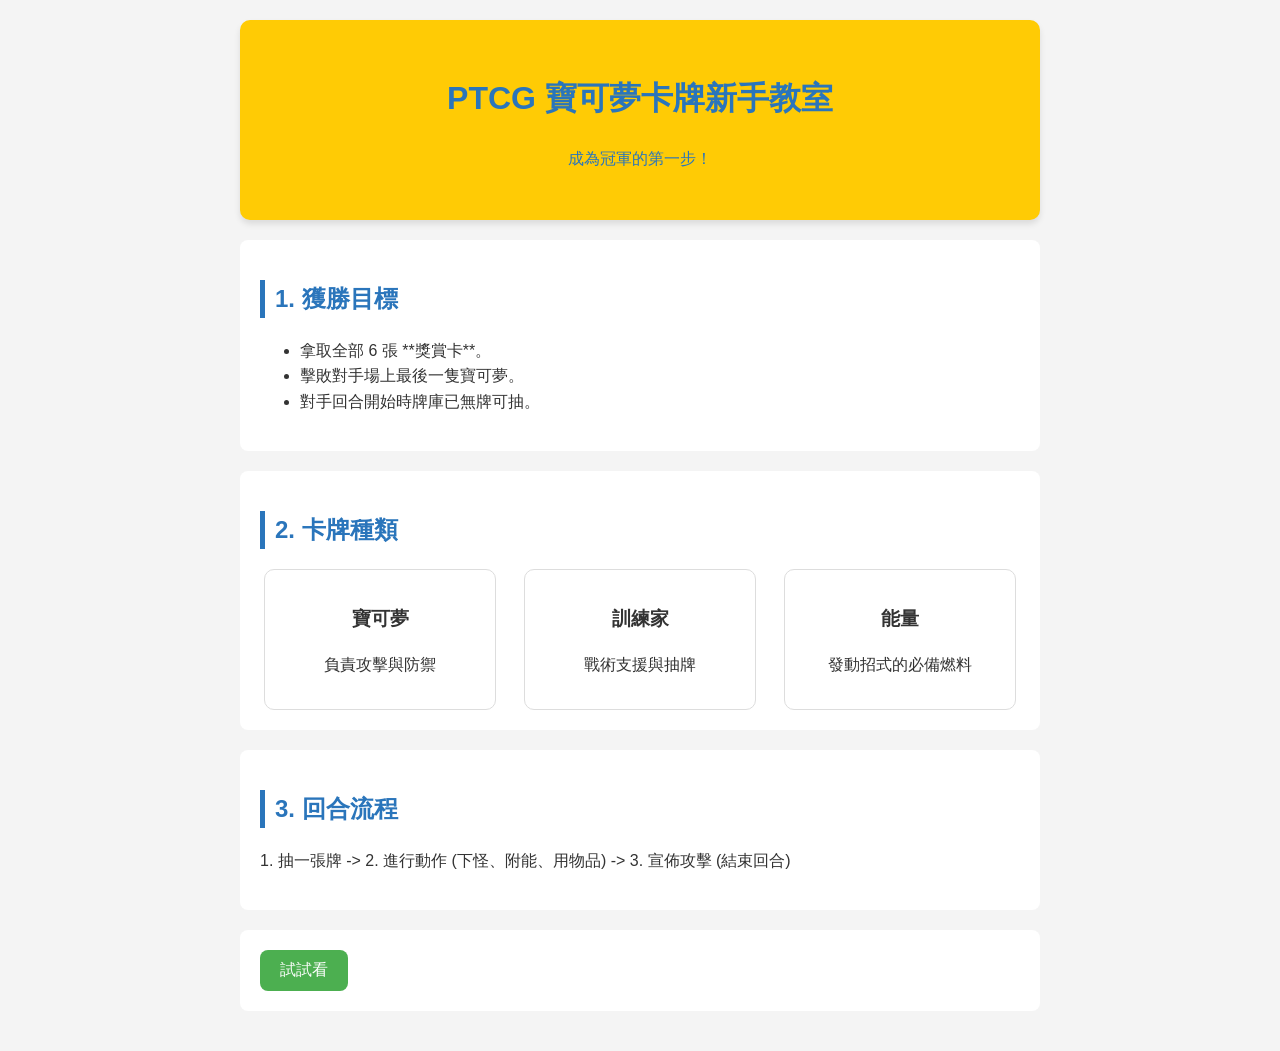
<file: index.html>
<!DOCTYPE html>
<html lang="zh-TW">
<head>
    <meta charset="UTF-8">
    <meta name="viewport" content="width=device-width, initial-scale=1.0">
    <title>PTCG 新手訓練家指南</title>
    <style>
        body { font-family: 'Segoe UI', Tahoma, Geneva, Verdana, sans-serif; line-height: 1.6; color: #333; max-width: 800px; margin: 0 auto; padding: 20px; background-color: #f4f4f4; }
        header { background: #ffcb05; color: #2a75bb; text-align: center; padding: 2rem; border-radius: 10px; box-shadow: 0 4px 6px rgba(0,0,0,0.1); }
        section { background: white; margin: 20px 0; padding: 20px; border-radius: 8px; }
        h2 { border-left: 5px solid #2a75bb; padding-left: 10px; color: #2a75bb; }
        .grid { display: flex; gap: 20px; justify-content: space-around; flex-wrap: wrap; }
        .card { border: 1px solid #ddd; padding: 15px; border-radius: 10px; width: 200px; text-align: center; }
    </style>
</head>
<body>
    <header>
        <h1>PTCG 寶可夢卡牌新手教室</h1>
        <p>成為冠軍的第一步！</p>
    </header>

    <section>
        <h2>1. 獲勝目標</h2>
        <ul>
            <li>拿取全部 6 張 **獎賞卡**。</li>
            <li>擊敗對手場上最後一隻寶可夢。</li>
            <li>對手回合開始時牌庫已無牌可抽。</li>
        </ul>
    </section>

    <section>
        <h2>2. 卡牌種類</h2>
        <div class="grid">
            <div class="card"><h3>寶可夢</h3><p>負責攻擊與防禦</p></div>
            <div class="card"><h3>訓練家</h3><p>戰術支援與抽牌</p></div>
            <div class="card"><h3>能量</h3><p>發動招式的必備燃料</p></div>
        </div>
    </section>

    <section>
        <h2>3. 回合流程</h2>
        <p>1. 抽一張牌 -> 2. 進行動作 (下怪、附能、用物品) -> 3. 宣佈攻擊 (結束回合)</p>
    </section>
    
   
 <!-- 按鈕 -->

<section class="start-area">
  <button class="goPage" onclick="goPage()">試試看</button>
</section>
    
<style>
.goPage {
  background-color: #4CAF50;
  color: white;
  padding: 10px 20px;
  border: none;
  border-radius: 8px;
  font-size: 16px;
  cursor: pointer;
}

.goPage:hover {
  background-color: #45a049;
}
</style>

<script>
function goPage() {
  window.location.href = "main.html";
}
</script>
 
</body>
</html>
</file>
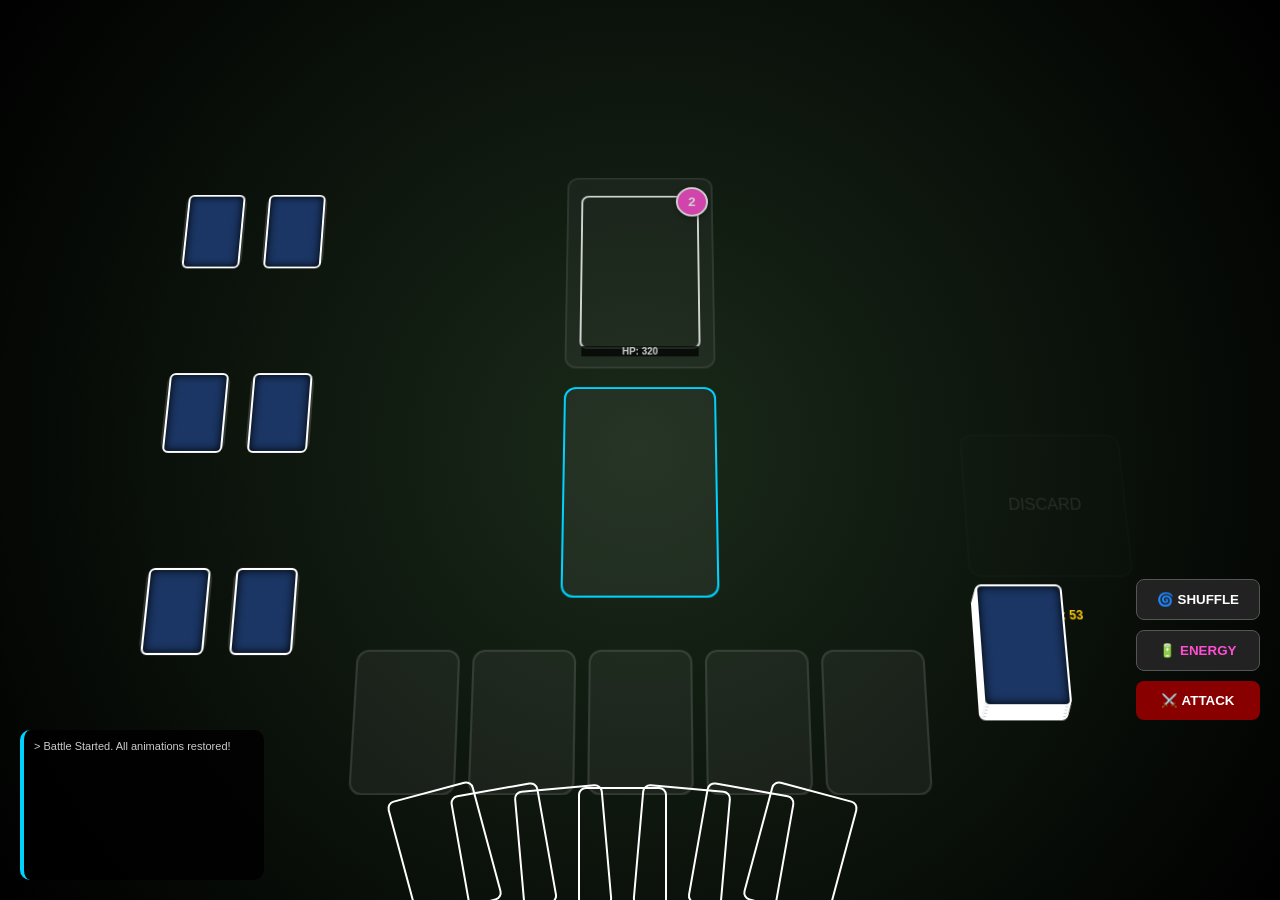
<file: main.html>
<!DOCTYPE html>
<html lang="zh-TW">
<head>
    <meta charset="UTF-8">
    <title>PTCG Pro - Ultimate Animation Fix</title>
    <style>
        :root {
            --ptcg-blue: #1b3664;
            --ptcg-gold: #ffcb05;
            --live-blue: #00d2ff;
            --energy-color: #ff4ed2;
        }

        body { margin: 0; background: #000; color: white; font-family: 'Exo 2', sans-serif; overflow: hidden; height: 100vh; }

        /* --- 3D 舞台 --- */
        .arena { perspective: 1200px; width: 100%; height: 100vh; display: flex; align-items: center; justify-content: center; background: radial-gradient(circle, #1a2a1a 0%, #000 100%); }
        .board-3d { width: 1000px; height: 600px; transform: rotateX(15deg); display: grid; grid-template-columns: 200px 1fr 200px; gap: 20px; transition: transform 0.1s; }

        /* --- 區域感應 --- */
        .slot { 
            border: 2px solid rgba(255,255,255,0.1); border-radius: 12px; 
            background: rgba(255,255,255,0.05); display: flex; align-items: center; 
            justify-content: center; position: relative; transition: 0.3s;
        }
        .active-vibe { width: 150px; height: 210px; border-color: var(--live-blue); }
        .bench-container { display: flex; gap: 12px; height: 130px; margin-top: 30px; justify-content: center; }
        .bench-slot { width: 95px; height: 130px; }
        .slot.hover { border-color: var(--ptcg-gold); background: rgba(255,203,5,0.2); transform: scale(1.05); }

        /* --- 卡牌與特效 --- */
        .card-entity { width: 100%; height: 100%; border-radius: 8px; border: 2px solid white; background-size: cover; pointer-events: none; position: relative; }
        .pokemon-back { background: var(--ptcg-blue); border: 2px solid #fff; border-radius: 6px; box-shadow: inset 0 0 10px #000; }
        
        /* 進化光暈動畫 */
        @keyframes evolve-glow { 0% { box-shadow: 0 0 0px #fff; } 50% { box-shadow: 0 0 30px var(--ptcg-gold); } 100% { box-shadow: 0 0 0px #fff; } }
        .evolve-anim { animation: evolve-glow 0.8s ease-out; }

        /* 攻擊震動 */
        @keyframes shake { 0%, 100% { transform: rotateX(15deg) translate(0,0); } 25% { transform: rotateX(15deg) translate(8px, 8px); } 75% { transform: rotateX(15deg) translate(-8px, -8px); } }
        .board-shake { animation: shake 0.3s ease-in-out; }

        /* 填能流星 */
        @keyframes energy-fly { 0% { transform: scale(1); opacity: 1; } 100% { transform: translate(var(--tx), var(--ty)) scale(2); opacity: 0; } }
        .energy-particle { position: fixed; width: 25px; height: 25px; background: var(--energy-color); border-radius: 50%; box-shadow: 0 0 20px var(--energy-color); z-index: 9999; pointer-events: none; }

        /* 洗牌物理動畫 */
        @keyframes riffle-l { 0%,100%{transform:translate(0,0)} 50%{transform:translate(-80px,-30px) rotate(-15deg)} }
        @keyframes riffle-r { 0%,100%{transform:translate(0,0)} 50%{transform:translate(80px,30px) rotate(15deg)} }
        .shf-l { animation: riffle-l 0.4s infinite !important; }
        .shf-r { animation: riffle-r 0.4s infinite !important; }

        /* --- UI --- */
        .hand { position: fixed; bottom: -10px; width: 100%; height: 160px; display: flex; justify-content: center; align-items: flex-end; z-index: 5000; }
        .hand-card { width: 85px; height: 119px; margin-left: -35px; transform-origin: bottom center; cursor: grab; transition: 0.3s; border: 2.5px solid white; border-radius: 8px; background-size: cover; }
        .hand-card:hover { transform: translateY(-90px) scale(1.6) rotate(0deg) !important; z-index: 6000; }

        .battle-log { position: fixed; left: 20px; bottom: 20px; width: 220px; height: 130px; background: rgba(0,0,0,0.85); border-radius: 10px; padding: 10px; font-size: 11px; color: #ccc; border-left: 4px solid var(--live-blue); pointer-events: none; }
        .side-menu { position: fixed; right: 20px; bottom: 180px; display: flex; flex-direction: column; gap: 10px; }
        .btn { background: #222; color: white; border: 1px solid #555; padding: 12px 20px; border-radius: 8px; cursor: pointer; font-weight: bold; transition: 0.2s; }
        .btn:hover { border-color: var(--live-blue); transform: translateX(-5px); }
        .energy-count { position: absolute; top: -12px; right: -12px; width: 30px; height: 30px; background: var(--energy-color); border: 2px solid #fff; border-radius: 50%; display: flex; align-items: center; justify-content: center; font-size: 14px; font-weight: bold; box-shadow: 0 2px 5px rgba(0,0,0,0.5); }
    </style>
</head>
<body>

<div class="arena">
    <div id="board" class="board-3d">
        <div id="prize-zone" style="display:grid; grid-template-columns:1fr 1fr; gap:10px; padding:20px;"></div>

        <div style="display:flex; flex-direction:column; align-items:center; justify-content:center; gap:20px;">
            <div id="opp-active-slot" class="slot active-vibe" style="border-color:rgba(255,255,255,0.1); opacity:0.8"></div>
            
            <div id="p-active-slot" class="slot active-vibe" ondragover="allowDrop(event)" ondragleave="leaveSlot(event)" ondrop="handleDrop(event, 'active', 0)">
                <div id="active-content" style="width:120px; height:168px;"></div>
            </div>
            
            <div class="bench-container">
                <div id="bench-0" class="slot bench-slot" ondragover="allowDrop(event)" ondragleave="leaveSlot(event)" ondrop="handleDrop(event, 'bench', 0)"></div>
                <div id="bench-1" class="slot bench-slot" ondragover="allowDrop(event)" ondragleave="leaveSlot(event)" ondrop="handleDrop(event, 'bench', 1)"></div>
                <div id="bench-2" class="slot bench-slot" ondragover="allowDrop(event)" ondragleave="leaveSlot(event)" ondrop="handleDrop(event, 'bench', 2)"></div>
                <div id="bench-3" class="slot bench-slot" ondragover="allowDrop(event)" ondragleave="leaveSlot(event)" ondrop="handleDrop(event, 'bench', 3)"></div>
                <div id="bench-4" class="slot bench-slot" ondragover="allowDrop(event)" ondragleave="leaveSlot(event)" ondrop="handleDrop(event, 'bench', 4)"></div>
            </div>
        </div>

        <div style="display:flex; flex-direction:column; justify-content:flex-end; gap:20px; padding:20px;">
            <div class="slot" style="height:140px; opacity:0.1;">DISCARD</div>
            <div id="deck-area" style="position:relative; height:160px; cursor:pointer;" onclick="drawCard()">
                <div id="deck-visual-stack"></div>
                <div style="text-align:center; color:var(--ptcg-gold); margin-top:10px; font-weight:bold; font-size:12px;">DECK: <span id="deck-count">60</span></div>
            </div>
        </div>
    </div>
</div>

<div class="battle-log" id="log"></div>

<div class="side-menu">
    <button class="btn" onclick="shuffleAction()">🌀 SHUFFLE</button>
    <button id="energy-btn" class="btn" style="color:var(--energy-color)" onclick="attachEnergyAction()">🔋 ENERGY</button>
    <button class="btn" style="background:#800; border:none;" onclick="attackAction()">⚔️ ATTACK</button>
</div>

<div id="hand" class="hand"></div>

<script>
    const CARDS = [
        { name: "Dragapult ex", stage: 2, hp: 320, img: "https://images.pokemontcg.io/sv6/130_hires.png" },
        { name: "Drakloak", stage: 1, hp: 90, img: "https://images.pokemontcg.io/sv6/129_hires.png" },
        { name: "Dreepy", stage: 0, hp: 70, img: "https://images.pokemontcg.io/sv6/128_hires.png" }
    ];

    let state = { deck: [], hand: [], prizes: 6, active: null, bench: [null,null,null,null,null], oppHp: 320 };

    function init() {
        for(let i=0; i<60; i++) state.deck.push({...CARDS[i%3], id: Math.random(), energy: 0});
        state.deck.sort(() => Math.random() - 0.5);
        for(let i=0; i<7; i++) state.hand.push(state.deck.shift());
        refreshAll();
        addLog("Battle Started. All animations restored!");
    }

    function allowDrop(e) { e.preventDefault(); e.currentTarget.classList.add('hover'); }
    function leaveSlot(e) { e.currentTarget.classList.remove('hover'); }

    function handleDrop(e, target, idx) {
        e.preventDefault();
        const slotEl = e.currentTarget;
        slotEl.classList.remove('hover');
        const hIdx = e.dataTransfer.getData("text");
        if(hIdx === "") return;

        const card = state.hand[parseInt(hIdx)];
        let current = (target === 'active') ? state.active : state.bench[idx];

        if (current && card.stage > current.stage) {
            const evolved = { ...card, energy: current.energy, curHp: card.hp };
            if(target === 'active') state.active = evolved; else state.bench[idx] = evolved;
            slotEl.classList.add('evolve-anim');
            setTimeout(() => slotEl.classList.remove('evolve-anim'), 800);
            addLog(`Evolution: ${card.name}!`);
        } else {
            const newObj = { ...card, energy: 0, curHp: card.hp };
            if(target === 'active') state.active = newObj; else state.bench[idx] = newObj;
            addLog(`Played: ${card.name}`);
        }
        
        state.hand.splice(hIdx, 1);
        refreshAll();
    }

    function refreshAll() {
        // 出戰位
        document.getElementById('active-content').innerHTML = state.active ? createCardHTML(state.active, true) : "";
        // 備戰位
        for(let i=0; i<5; i++) {
            document.getElementById(`bench-${i}`).innerHTML = state.bench[i] ? createCardHTML(state.bench[i], false) : "";
        }
        // 對手
        document.getElementById('opp-active-slot').innerHTML = createCardHTML({img: CARDS[0].img, energy: 2, curHp: state.oppHp, hp: 320}, true);
        // 手牌
        const handDiv = document.getElementById('hand');
        handDiv.innerHTML = "";
        state.hand.forEach((c, i) => {
            const d = document.createElement('div');
            d.className = "hand-card"; d.style.backgroundImage = `url(${c.img})`;
            d.draggable = true; d.ondragstart = (e) => e.dataTransfer.setData("text", i);
            d.style.transform = `rotate(${(i-(state.hand.length-1)/2)*5}deg)`;
            handDiv.appendChild(d);
        });
        updateDeckUI();
        renderPrizes();
    }

    function createCardHTML(c, full) {
        const size = full ? "width:120px; height:168px;" : "width:100%; height:100%;";
        return `<div class="card-entity" style="background-image:url(${c.img}); ${size}">
            <div class="energy-count">${c.energy || 0}</div>
            <div style="position:absolute; bottom:-10px; width:100%; text-align:center; font-size:10px; background:rgba(0,0,0,0.85); font-weight:bold;">HP: ${c.curHp || c.hp}</div>
        </div>`;
    }

    function updateDeckUI() {
        const s = document.getElementById('deck-visual-stack'); s.innerHTML = "";
        const visible = Math.min(state.deck.length, 10);
        for(let i=0; i<visible; i++) {
            const c = document.createElement('div');
            c.className = "pokemon-back";
            c.style.cssText = `position:absolute; width:80px; height:112px; top:-${i*1.5}px; left:${i*0.5}px; z-index:${i}; transition:0.3s;`;
            s.appendChild(c);
        }
        document.getElementById('deck-count').innerText = state.deck.length;
    }

    function renderPrizes() {
        const z = document.getElementById('prize-zone'); z.innerHTML = "";
        for(let i=0; i<state.prizes; i++) z.innerHTML += `<div class="slot" style="height:80px; width:60px;"><div class="card-entity pokemon-back"></div></div>`;
    }

    // --- 動畫動作函數 ---
    function shuffleAction() {
        const cards = document.querySelectorAll('#deck-visual-stack div');
        cards.forEach((c, i) => c.classList.add(i % 2 === 0 ? 'shf-l' : 'shf-r'));
        addLog("Shuffling...");
        setTimeout(() => {
            state.deck.sort(() => Math.random() - 0.5);
            refreshAll();
        }, 1000);
    }

    function attachEnergyAction() {
        if(!state.active) return;
        const btn = document.getElementById('energy-btn').getBoundingClientRect();
        const target = document.getElementById('p-active-slot').getBoundingClientRect();
        const p = document.createElement('div'); p.className = "energy-particle";
        p.style.left = btn.left+"px"; p.style.top = btn.top+"px";
        p.style.setProperty('--tx', (target.left-btn.left+65)+"px");
        p.style.setProperty('--ty', (target.top-btn.top+95)+"px");
        p.style.animation = "energy-fly 0.6s cubic-bezier(0.175, 0.885, 0.32, 1.275) forwards";
        document.body.appendChild(p);
        setTimeout(() => { 
            p.remove(); 
            state.active.energy++; 
            refreshAll(); 
            addLog("Energy +1");
        }, 600);
    }

    function attackAction() {
        if(!state.active || state.active.energy < 2) return addLog("Need 2 Energy!");
        const board = document.getElementById('board');
        board.classList.add('board-shake');
        state.oppHp -= 200; 
        addLog("Phantom Dive! 200 DMG");
        setTimeout(() => {
            board.classList.remove('board-shake');
            if(state.oppHp <= 0) { state.oppHp = 320; state.prizes--; renderPrizes(); addLog("K.O.!"); }
            refreshAll();
        }, 300);
    }

    function drawCard() { if(state.deck.length > 0) { state.hand.push(state.deck.shift()); refreshAll(); } }
    function addLog(m) { const l = document.getElementById('log'); l.innerHTML += `<div>> ${m}</div>`; l.scrollTop = l.scrollHeight; }

    init();
</script>
</body>
</html>
</file>
